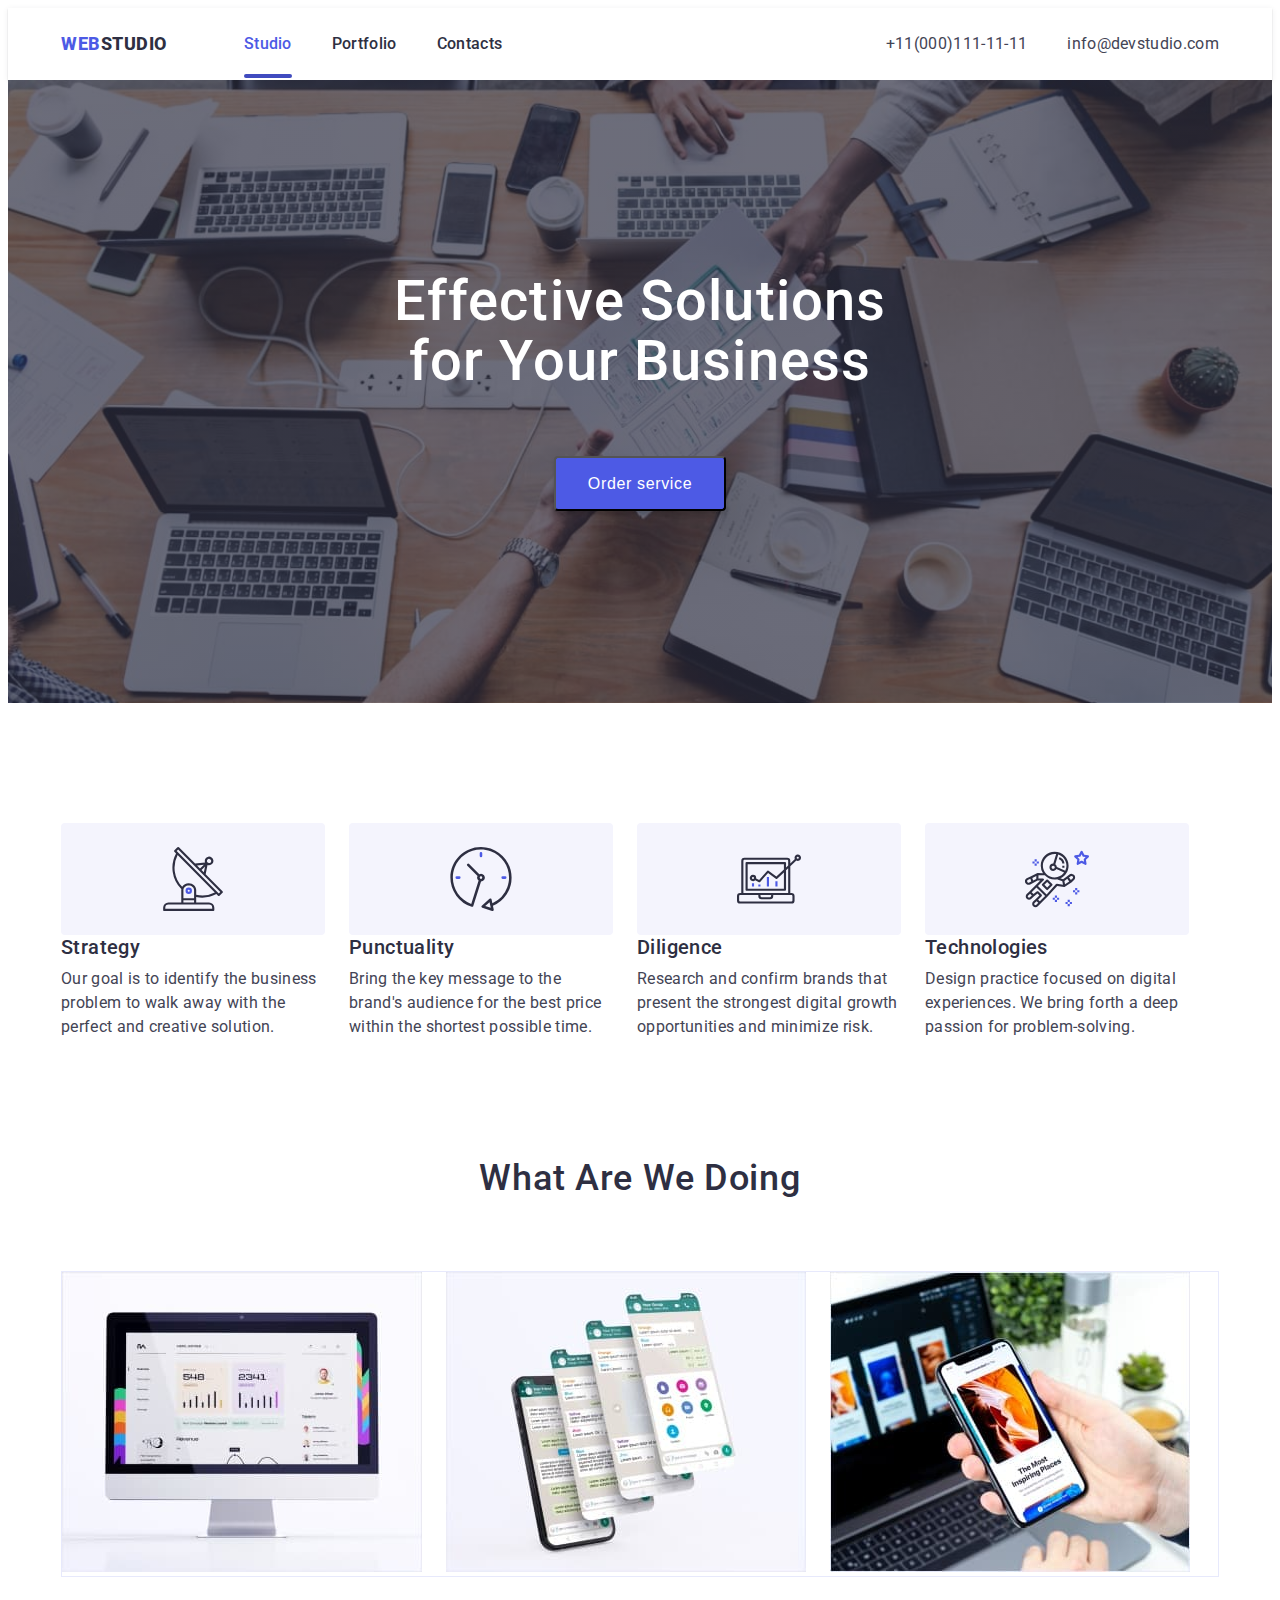
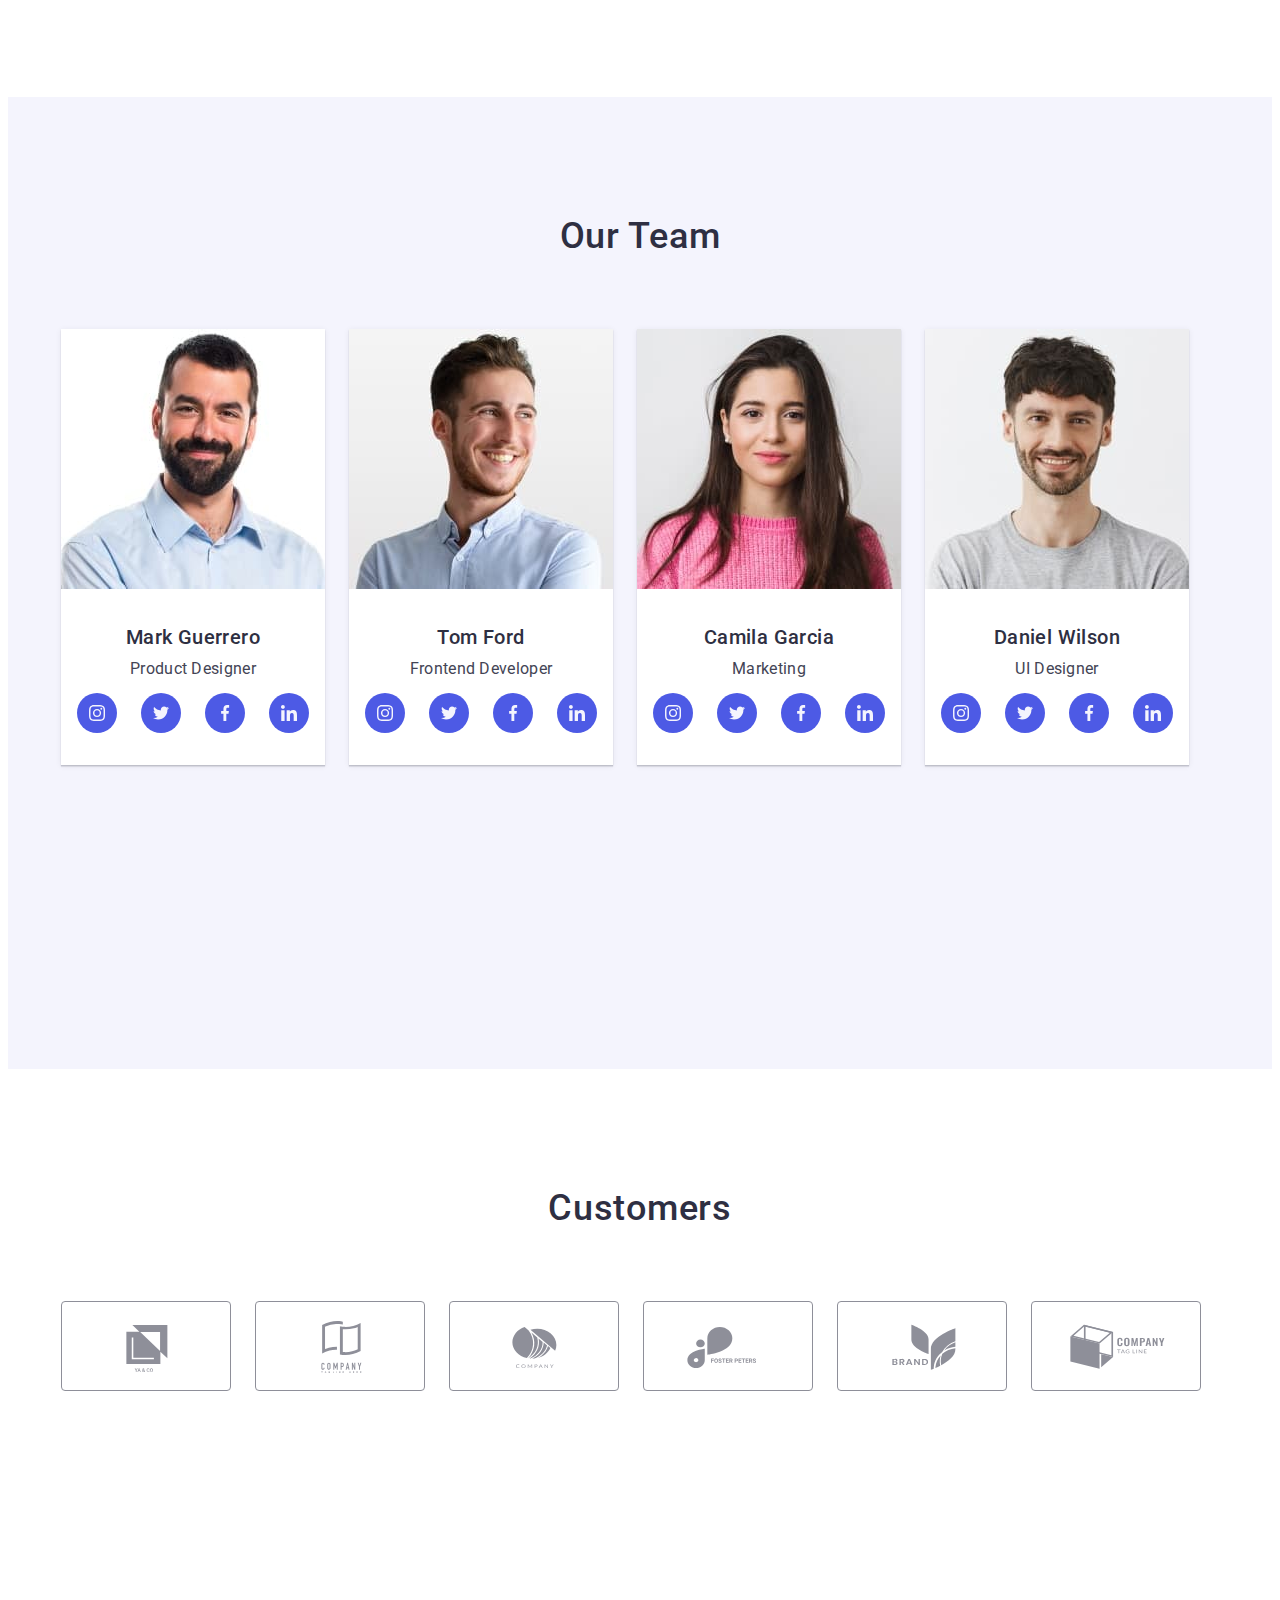
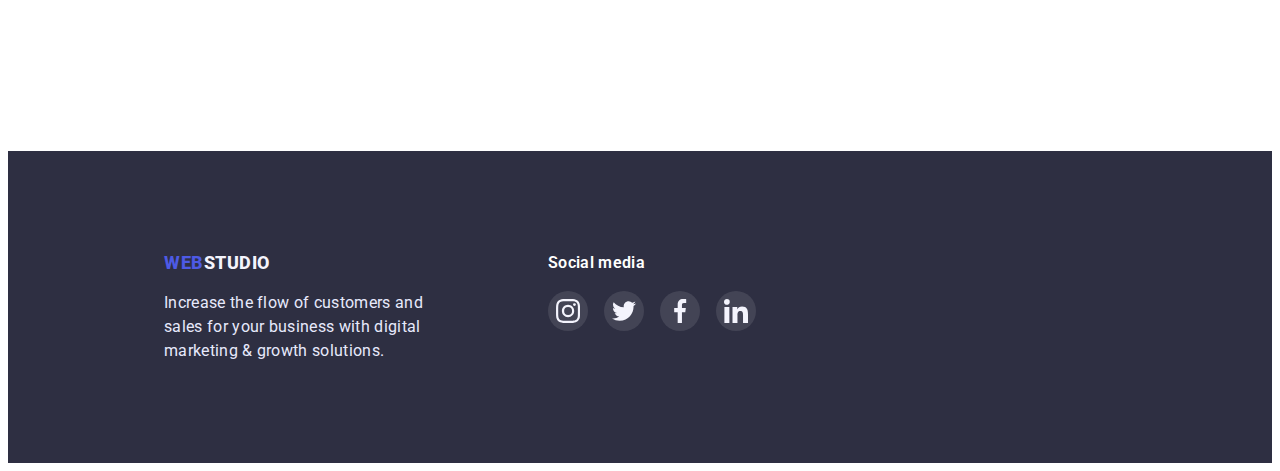
<file: index.html>
<!DOCTYPE html>
<html lang="en">
<head>
    <meta charset="UTF-8">
    <meta http-equiv="X-UA-Compatible" content="IE=edge">
    <meta name="viewport" content="width=device-width, initial-scale=1.0">
    <title>WebStudio</title>
    <link rel="preconnect" href="https://fonts.googleapis.com">
    <link rel="preconnect" href="https://fonts.gstatic.com" crossorigin>
    <link rel="preconnect" href="https://fonts.googleapis.com">
    <link rel="preconnect" href="https://fonts.gstatic.com" crossorigin>
    <link href="https://fonts.googleapis.com/css2?family=Raleway:wght@800&family=Roboto:wght@400;500;700;900&display=swap" rel="stylesheet">
    <link rel="stylesheet" href="https://cdnjs.cloudflare.com/ajax/libs/modern-normalize/1.1.0/modern-normalize.min.css" integrity="sha512-wpPYUAdjBVSE4KJnH1VR1HeZfpl1ub8YT/NKx4PuQ5NmX2tKuGu6U/JRp5y+Y8XG2tV+wKQpNHVUX03MfMFn9Q==" crossorigin="anonymous" referrerpolicy="no-referrer">
    <link rel="stylesheet" href="./css/styles.css">
</head>

<body>
<header>
    <div class="container">
    <nav class="list">
        <a href="https://pavlodr.github.io/goit-markup-hw-05/index.html" class="link">WEB<span class="logo">STUDIO</span></a>
    
    <ul class="spc">
        <li class="spcli">
            <a href="./index.html" class="linkstudio empha">Studio</a>
        </li>
        <li class="spcli">
            <a href="./portfolio.html" class="linkport">Portfolio</a>
        </li>
        <li class="spcli">
            <a href="Contacts" class="linkcont">Contacts</a>
        </li>
    </ul>
    </nav>
    
    <ul class="tm">
        <li class="tmli">
            <a href="tel:+11(000)111-11-11" class="linktelmail">+11(000)111-11-11</a>
        </li>
        <li class="tmli">
            <a href="mailto:info@devstudio.com" class="linktelmail">info@devstudio.com</a>
        </li>
    </ul>

    
    </div>
</header>

<main>
    <section class="top">
        <div class="container">
            <h1 class="toph">Effective Solutions<br>for Your Business </h1>
            <button type="button" data-modal-open>Order service</button>
            
        </div>
    </section>
    
    <section class="services">
        <div class="container">
            <ul class="serv">
            <li class="servli">
                <div class="servikon">
                    <svg class="iconserv"  width="64" height="64">
                        <use href="./images/symbol-defs.svg#antenna"></use>
                    </svg>
                </div> 
                <h3 class="servh">Strategy</h3> 
                <p class="servp">Our goal is to identify the business problem to walk away with the perfect and creative solution.</p>
            </li>
            <li class="servli"> 
                <div class="servikon">
                    <svg class="iconserv" width="64" height="64">
                        <use href="./images/symbol-defs.svg#clock"></use>
                    </svg>
                </div> 
                <h3 class="servh">Punctuality</h3> 
                <p class="servp">Bring the key message to the brand's audience for the best price within the shortest possible time.</p> 
            </li>
            <li class="servli"> 
                <div class="servikon">
                    <svg class="iconserv" width="64" height="64">
                        <use href="./images/symbol-defs.svg#nout"></use>
                    </svg>
                </div> 
                <h3 class="servh">Diligence</h3>
                <p class="servp">Research and confirm brands that present the strongest digital growth opportunities and minimize risk.</p>
            </li>
            <li class="servli"> 
                <div class="servikon">
                    <svg class="iconserv" width="64" height="64">
                        <use href="./images/symbol-defs.svg#astro"></use>
                    </svg>
                </div> 
                <h3 class="servh">Technologies</h3> 
                <p class="servp">Design practice focused on digital experiences. We bring forth a deep passion for problem-solving.</p>
            </li>
        </ul>
        </div>
    </section>

    <section class="rect">
        <div class="container">
            <h2>What are we doing</h2>
        <ul class="rectan">
            <li class="rectanli"> <img src="./images/img5.jpg" alt="laptop" width="360"></li>
            <li class="rectanli"> <img src="./images/img6.jpg" alt="mobile" width="360"></li>
            <li class="rectanli"> <img src="./images/img7.jpg" alt="mobile+laptop" width="360"></li>
        </ul>
        </div>
    </section>

    <section class="team">
    <div class="container">
    <h2>Our Team</h2>
    <ul class="staff">
        <li class="staffli">
            <img src="./images/img1.jpg" alt="Mark Guerrero" width="264">
            <div class="name">
            <h3>Mark Guerrero</h3>
            <p>Product Designer</p>
            <div class="socstaff">
                <ul class="socul">
                    <li class="socli">
                    <a href="/Mark_Guerrero">
                        <svg class="social" width="16" height="16">
                        <use href="./images/symbol-defs.svg#instagram" width="16" height="16"></use>
                        </svg>
                    </a>
                    </li>

                    <li class="socli">
                    <a href="/Mark_Guerrero">
                        <svg class="social" width="16" height="16">
                        <use href="./images/symbol-defs.svg#twitter" width="16" height="16"></use>                        
                        </svg>
                    </a>
                    </li>

                    <li class="socli">
                    <a href="/Mark_Guerrero">
                        <svg class="social" width="16" height="16">
                        <use href="./images/symbol-defs.svg#facebook" width="16" height="16"></use>
                        </svg>
                    </a>
                    </li>

                    <li class="socli">
                    <a href="/Mark_Guerrero">
                        <svg class="social" width="16" height="16">
                        <use href="./images/symbol-defs.svg#linkedin" width="16" height="16"></use>
                        </svg>
                    </a>
                    </li>
                </ul>
            </div> 
            </div>
        </li> 
        

        <li class="staffli">
            <img src="./images/img2.jpg" alt="Tom Ford" width="264">
            <div class="name">
            <h3>Tom Ford</h3>
            <p>Frontend Developer</p>
            <div class="socstaff">
                <ul class="socul">
                    <li class="socli">
                        <a href="/Tom_Ford">
                    <svg class="social" width="16" height="16">
                    <use href="./images/symbol-defs.svg#instagram" width="16" height="16"></use>
                    </svg>
                </a>
                    </li>

                    <li class="socli">
                        <a href="/Tom_Ford">
                            <svg class="social" width="16" height="16">
                            <use href="./images/symbol-defs.svg#twitter" width="16" height="16"></use>                        
                            </svg>
                        </a>
                    </li>

                    <li class="socli">
                        <a href="/Tom_Ford">
                    <svg class="social" width="16" height="16">
                        <use href="./images/symbol-defs.svg#facebook" width="16" height="16"></use>
                    </svg>
                </a>
                    </li>

                    <li class="socli">
                        <a href="/Tom_Ford">
                    <svg class="social" width="16" height="16">
                    <use href="./images/symbol-defs.svg#linkedin" width="16" height="16"></use>
                    </svg>
                </a>
                    </li>
                </ul>
            </div> 
            </div>
        </li>
        

        <li class="staffli">
            <img src="./images/img3.jpg" alt="Camila Garcia" width="264">
            <div class="name">
            <h3>Camila Garcia</h3>
            <p>Marketing</p>
            <div class="socstaff">
                <ul class="socul">
                    <li class="socli">
                        <a href="/Camila_Garcia">
                        <svg class="social" width="16" height="16">
                        <use href="./images/symbol-defs.svg#instagram" width="16" height="16"></use>
                        </svg>
                        </a>
                    </li>

                    <li class="socli">
                        <a href="/Camila_Garcia">
                        <svg class="social" width="16" height="16">
                        <use href="./images/symbol-defs.svg#twitter" width="16" height="16"></use>                        
                        </svg>
                        </a>
                    </li>

                    <li class="socli">
                        <a href="/Camila_Garcia">
                        <svg class="social" width="16" height="16">
                        <use href="./images/symbol-defs.svg#facebook" width="16" height="16"></use>
                        </svg>
                        </a>
                    </li>

                    <li class="socli">
                        <a href="/Camila_Garcia">
                        <svg class="social" width="16" height="16">
                        <use href="./images/symbol-defs.svg#linkedin" width="16" height="16"></use>
                        </svg>
                        </a>
                    </li>
                </ul>
            </div> 
            </div>
        </li> 
        
        <li class="staffli">
            <img src="./images/img4.jpg" alt="Daniel Wilson" width="264">
            <div class="name"> 
            <h3>Daniel Wilson</h3>
            <p>UI Designer</p>
            <div class="socstaff">
                <ul class="socul">
                    <li class="socli">
                        <a href="/Daniel_Wilson">
                        <svg class="social" width="16" height="16">
                        <use href="./images/symbol-defs.svg#instagram" width="16" height="16"></use>
                        </svg>
                        </a>
                    </li>

                    <li class="socli">
                        <a href="/Daniel_Wilson">
                        <svg class="social" width="16" height="16">
                        <use href="./images/symbol-defs.svg#twitter" width="16" height="16"></use>
                        </svg>
                        </a>
                    </li>

                    <li class="socli">
                        <a href="/Daniel_Wilson">
                        <svg class="social" width="16" height="16">
                        <use href="./images/symbol-defs.svg#facebook" width="16" height="16"></use>
                        </svg>
                        </a>
                    </li>

                    <li class="socli">
                        <a href="/Daniel_Wilson">
                        <svg class="social" width="16" height="16">
                        <use href="./images/symbol-defs.svg#linkedin" width="16" height="16"></use>
                        </svg>
                        </a>
                    </li>
                </ul>
            </div> 
            </div>
        </li>
    </ul>
    </div>
    </section>

    <section class="cust">
        <div class="container">
        <h2>customers</h2>
        <ul class="custul">
                <li class="custli">
                <a href="/customers" class="custa">
                    <svg class="custsvg" width="104px" height="56px">
                    <use href="./images/symbol-defs.svg#logo"></use>
                </svg> 
                </a>
            </li>

            <li class="custli" >
                <a href="/customers" class="custa">
                <svg class="custsvg" width="104" height="56">
                    <use href="./images/symbol-defs.svg#logo1"></use>
                </svg>
                </a>
            </li>

            <li class="custli">
                <a href="/customers" class="custa">
                <svg class="custsvg" width="104" height="56">
                    <use href="./images/symbol-defs.svg#logo2"></use>
                </svg>
                </a>
            </li>

            <li class="custli">
                <a href="/customers" class="custa">
                <svg class="custsvg" width="104" height="56">
                    <use href="./images/symbol-defs.svg#logo3"></use>
                </svg>
                </a>
            </li>

            <li class="custli">
                <a href="/customers" class="custa">
                <svg class="custsvg" width="104" height="56">
                    <use href="./images/symbol-defs.svg#logo4"></use>
                </svg>
                </a>
            </li>

            <li class="custli">
                <a href="/customers" class="custa">
                <svg class="custsvg" width="104px" height="56px">
                    <use href="./images/symbol-defs.svg#logo5"></use>
                </svg>
                </a>
            </li>
            
        </ul>
        </div>
    </section>
</main>

    <footer >
        <div class="ft">
            <div class="ftlogo">
            <a href="https://pavlodr.github.io/goit-markup-hw-05/index.html" class="link">WEB<span class="logo">STUDIO</span> </a>
            <p>Increase the flow of customers and sales for your business with digital marketing & growth solutions.</p> 
        </div>
        
        <div class="smft">
            <p>Social media</p>

            <div class="socft">
                <ul class="socftul">
                    <li class="socftli">
                        <a href="studio">
                        <svg class="social" width="24" height="24">
                        <use href="./images/symbol-defs.svg#instagram"></use>
                        </svg>
                        </a>
                    </li>

                    <li class="socftli">
                        <a href="studio">
                        <svg class="social" width="24" height="24">
                        <use href="./images/symbol-defs.svg#twitter"></use>
                        </svg>
                        </a>
                    </li>

                    <li class="socftli">
                        <a href="studio">
                        <svg class="social" width="24" height="24">
                        <use href="./images/symbol-defs.svg#facebook"></use>
                        </svg>
                        </a>
                    </li>

                    <li class="socftli">
                        <a href="studio">
                        <svg class="social" width="24" height="24">
                        <use href="./images/symbol-defs.svg#linkedin"></use>
                        </svg>
                        </a>
                    </li>
                </ul>
            </div> 
        </div>
        </div>
    </footer>
    
    <div class="backdrop is-hidden" data-modal>
                <div class="modal">
                    <p></p>
                    <button type="button" data-modal-close class="modal-close-btn">
                        <svg class="btnclsvg" width="10px" height="10px">
                            <use href="./images/symbol-defs.svg#Vector"></use>
                        </svg>
                    </button>
                </div>
            </div>
    <script src="./js/modal.js"></script>
</body>
    
</html>
</file>
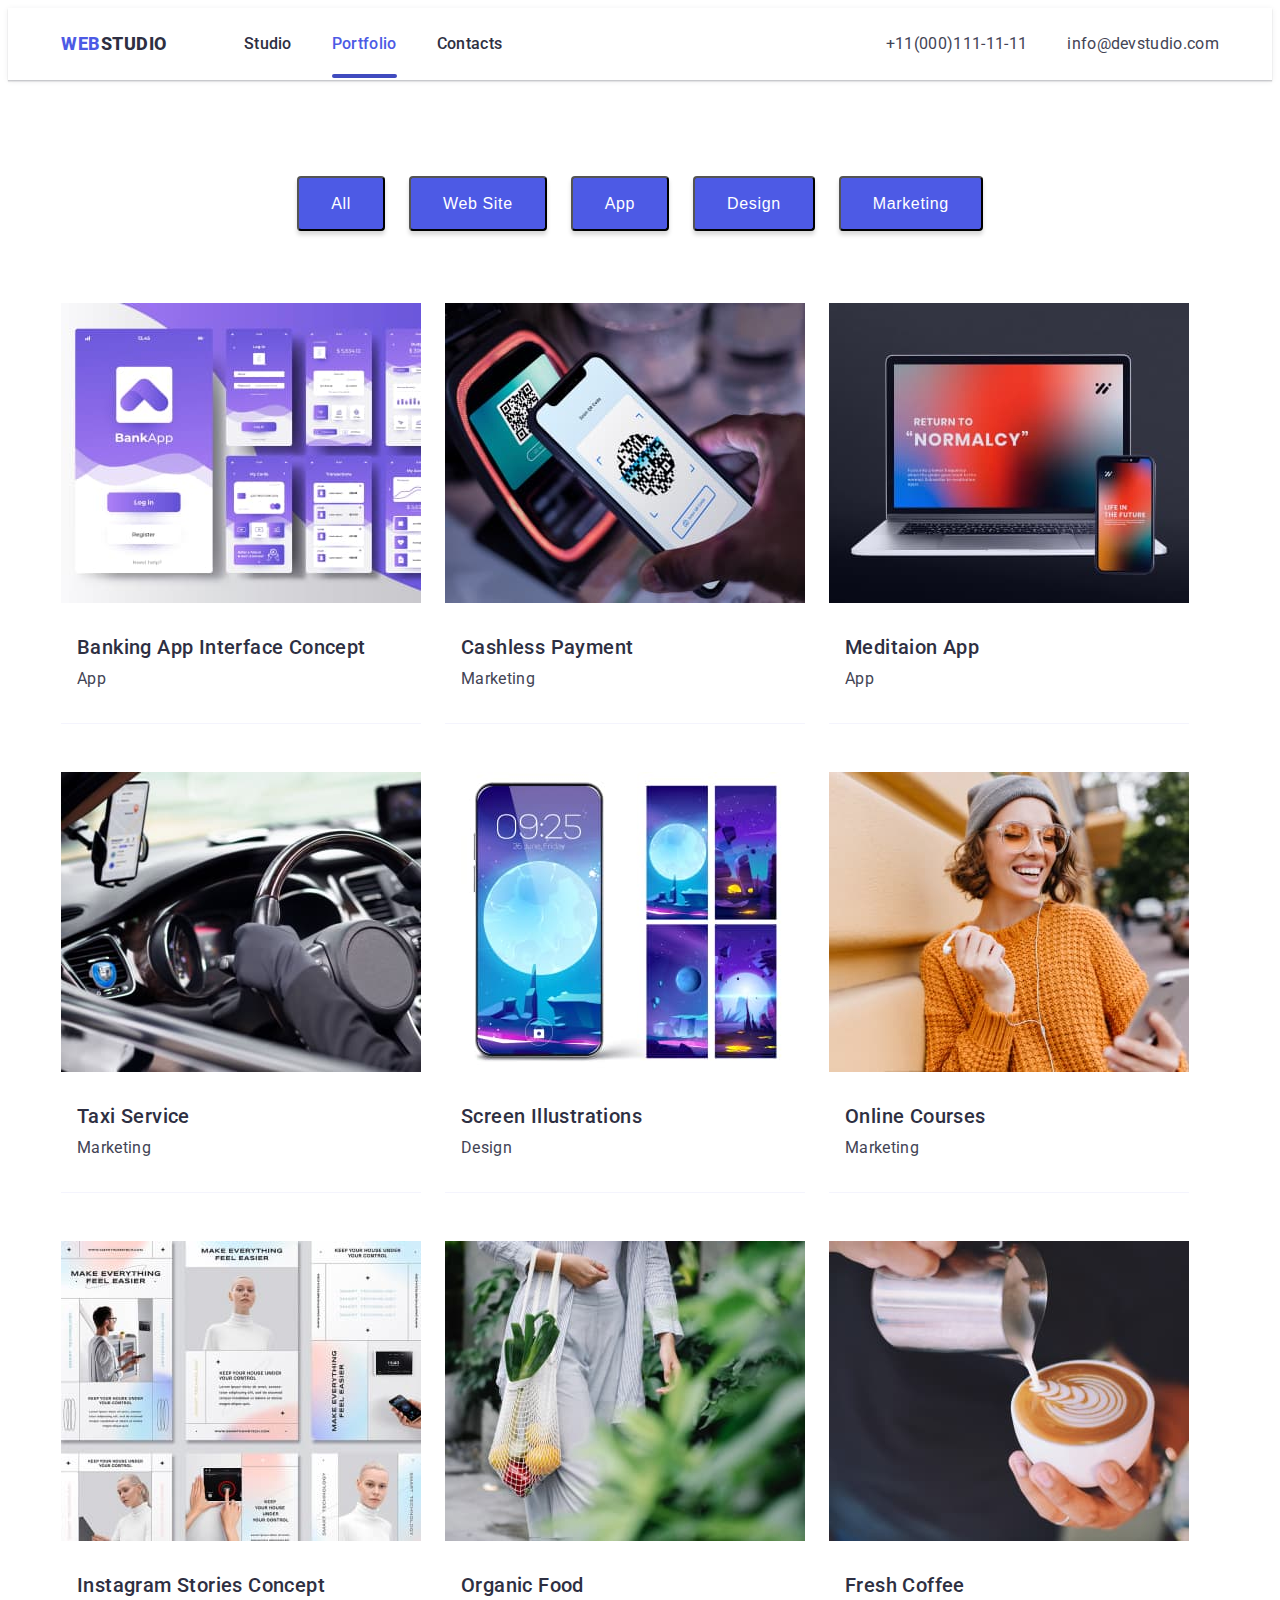
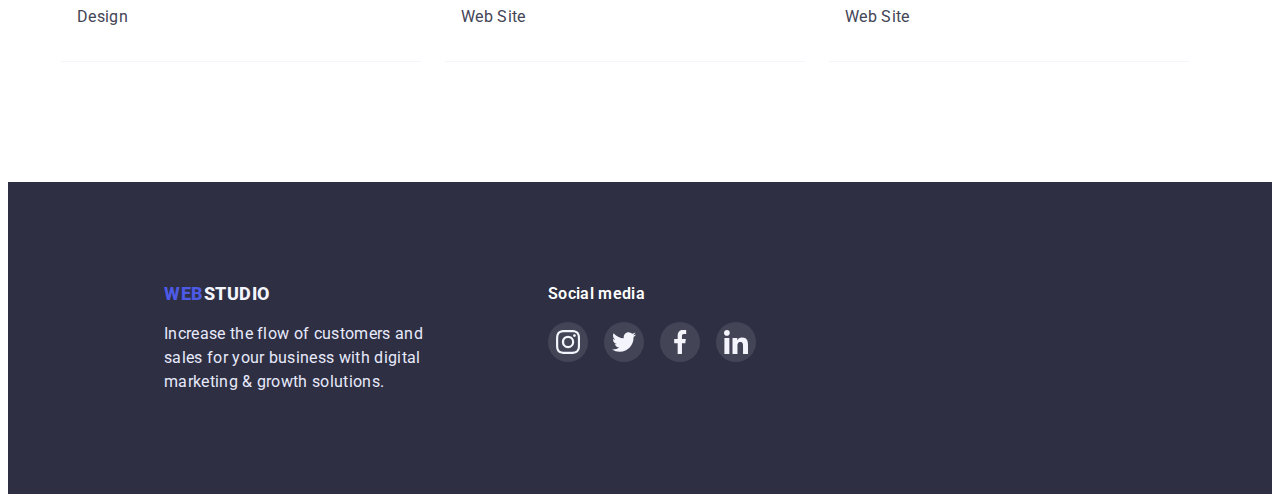
<file: portfolio.html>
<!DOCTYPE html>
<html lang="en">
<head>
    <meta charset="UTF-8">
    <meta http-equiv="X-UA-Compatible" content="IE=edge">
    <meta name="viewport" content="width=device-width, initial-scale=1.0">
    <title>Portfolio</title>
    <link rel="preconnect" href="https://fonts.googleapis.com">
    <link rel="preconnect" href="https://fonts.gstatic.com" crossorigin>
    <link rel="preconnect" href="https://fonts.googleapis.com">
    <link rel="preconnect" href="https://fonts.gstatic.com" crossorigin>
    <link href="https://fonts.googleapis.com/css2?family=Raleway:wght@800&family=Roboto:wght@400;500;700;900&display=swap" rel="stylesheet">
    <link rel="stylesheet" href="https://cdnjs.cloudflare.com/ajax/libs/modern-normalize/1.1.0/modern-normalize.min.css" integrity="sha512-wpPYUAdjBVSE4KJnH1VR1HeZfpl1ub8YT/NKx4PuQ5NmX2tKuGu6U/JRp5y+Y8XG2tV+wKQpNHVUX03MfMFn9Q==" crossorigin="anonymous" referrerpolicy="no-referrer">    
    <link rel="stylesheet" href="./css/styles.css">
</head>

<body>
<header>
    <div class="container">
        <nav class="list">
            <a href="https://pavlodr.github.io/goit-markup-hw-05/index.html" class="link">WEB<span class="logo">STUDIO</span></a>
        
        <ul class="spc">
            <li class="spcli">
                <a href="./index.html" class="linkstudio">Studio</a>
            </li>
            <li class="spcli">
                <a href="./portfolio.html" class="linkport empha">Portfolio</a>
            </li>
            <li class="spcli">
                <a href="Contacts" class="linkcont">Contacts</a>
            </li>
        </ul>
        </nav>
        
        <ul class="tm">
            <li class="tmli"> 
                <a href="tel:+11(000)111-11-11" class="linktelmail">+11(000)111-11-11</a>
            </li>
            <li class="tmli">
                <a href="mailto:info@devstudio.com" class="linktelmail">info@devstudio.com</a>
            </li>
        </ul>
    </div>
</header>

<main>
    
    <section>
        <div class="container">
        <ul class="portflink">
            <li class="portfli"> 
                <button type="button">All</button>
            </li>
            <li class="portfli"> 
                <button type="button">Web Site</button>
            </li>
            <li class="portfli"> 
                <button type="button">App</button>
            </li>
            <li class="portfli">
                <button type="button">Design</button>
            </li>
            <li class="portfli"> 
                <button type="button">Marketing</button>
            </li>
        </ul>
        </div>
    </section>
    
    <section>
        <div class="container">
            <ul class="picture">
            <li class="img"> 
                <div class="box">
                    <img src="./images/img8.jpg" alt="Screens" width="360">
                <div class="overlay">
                    <p>
                        14 Stylish and User-Friendly App Design Concepts · Task Manager App · Calorie Tracker App · Exotic Fruit Ecommerce App ·
                        Cloud Storage App
                    </p>
                </div>
                </div>
                <h3 class="img-head">Banking App Interface Concept</h3> 
                <p class="img-p">App</p>
            </li>
            <li class="img"> 
                <div class="box">
                   <img src="./images/img9.jpg" alt="Bluescreen" width="360">
                <div class="overlay">
                    <p>
                        14 Stylish and User-Friendly App Design Concepts · Task Manager App · Calorie Tracker App · Exotic Fruit Ecommerce
                        App ·
                        Cloud Storage App
                    </p>
                </div>
                </div>
                <h3 class="img-head">Cashless Payment</h3> 
                <p class="img-p">Marketing</p>
            </li>
            <li class="img"> 
                <div class="box">
                <img src="./images/img91.jpg" alt="laptop+mob" width="360">
                <div class="overlay">
                    <p>
                        14 Stylish and User-Friendly App Design Concepts · Task Manager App · Calorie Tracker App · Exotic Fruit Ecommerce
                        App ·
                        Cloud Storage App
                    </p>
                </div>
                </div>
                <h3 class="img-head">Meditaion App</h3> 
                <p class="img-p">App</p>
            </li>
            <li class="img"> 
                <div class="box">
                    <img src="./images/img92.jpg" alt="Driver" width="360">
                    <div class="overlay">
                        <p>
                            14 Stylish and User-Friendly App Design Concepts · Task Manager App · Calorie Tracker App · Exotic Fruit Ecommerce
                            App ·
                            Cloud Storage App
                        </p>
                    </div>
                </div>
                <h3 class="img-head">Taxi Service</h3> 
                <p class="img-p">Marketing</p>
            </li>
            <li class="img">
                <div class="box">
                    <img src="./images/img93.jpg" alt="Illustrations" width="360">
                    <div class="overlay">
                        <p>
                            14 Stylish and User-Friendly App Design Concepts · Task Manager App · Calorie Tracker App · Exotic Fruit Ecommerce
                            App ·
                            Cloud Storage App
                        </p>
                    </div>
                </div>
                <h3 class="img-head">Screen Illustrations</h3> 
                <p class="img-p">Design</p>
            </li>
            <li class="img"> 
                <div class="box">
                    <img src="./images/img94.jpg" alt="Girl" width="360">
                    <div class="overlay">
                        <p>
                            14 Stylish and User-Friendly App Design Concepts · Task Manager App · Calorie Tracker App · Exotic Fruit Ecommerce
                            App ·
                            Cloud Storage App
                        </p>
                    </div>
                </div>
                <h3 class="img-head">Online Courses</h3> 
                <p class="img-p">Marketing</p>
            </li>
            <li class="img"> 
                <div class="box">
                    <img src="./images/img95.jpg" alt="Instagram" width="360">
                    <div class="overlay">
                        <p>
                            14 Stylish and User-Friendly App Design Concepts · Task Manager App · Calorie Tracker App · Exotic Fruit Ecommerce
                            App ·
                            Cloud Storage App
                        </p>
                    </div>
                </div>
                <h3 class="img-head">Instagram Stories Concept</h3> 
                <p class="img-p">Design</p>
            </li>
            <li class="img"> 
                <div class="box">
                    <img src="./images/img96.jpg" alt="Fructs" width="360">
                    <div class="overlay">
                        <p>
                            14 Stylish and User-Friendly App Design Concepts · Task Manager App · Calorie Tracker App · Exotic Fruit Ecommerce
                            App ·
                            Cloud Storage App
                        </p>
                    </div>
                </div>    
                <h3 class="img-head">Organic Food</h3> 
                <p class="img-p">Web Site</p>
            </li>
            <li class="img"> 
                <div class="box">
                    <img src="./images/img97.jpg" alt="Capuchino" width="360">
                    <div class="overlay">
                        <p>
                            14 Stylish and User-Friendly App Design Concepts · Task Manager App · Calorie Tracker App · Exotic Fruit Ecommerce
                            App ·
                            Cloud Storage App
                        </p>
                    </div>
                </div>
                <h3 class="img-head">Fresh Coffee</h3> 
                <p class="img-p">Web Site</p>
            </li>
        </ul>
        </div>
    </section>
</main>

    <footer>
        <div class="ft">
            <div class="ftlogo">
            <a href="https://pavlodr.github.io/goit-markup-hw-05/index.html" class="link">WEB<span class="logo">STUDIO</span> </a>
            <p>Increase the flow of customers and sales for your business with digital marketing & growth solutions.</p> 
        </div>
        
        <div class="smft">
            <p>Social media</p>

            <div class="socft">
                <ul class="socftul">
                    <li class="socftli">
                        <a href="studio">
                        <svg class="social" width="24" height="24">
                        <use href="./images/symbol-defs.svg#instagram"></use>
                        </svg>
                        </a>
                    </li>

                    <li class="socftli">
                        <a href="studio">
                        <svg class="social" width="24" height="24">
                        <use href="./images/symbol-defs.svg#twitter"></use>
                        </svg>
                        </a>
                    </li>

                    <li class="socftli">
                        <a href="studio">
                        <svg class="social" width="24" height="24">
                        <use href="./images/symbol-defs.svg#facebook"></use>
                        </svg>
                        </a>
                    </li>

                    <li class="socftli">
                        <a href="studio">
                        <svg class="social" width="24" height="24">
                        <use href="./images/symbol-defs.svg#linkedin"></use>
                        </svg>
                        </a>
                    </li>
                </ul>
            </div> 
        </div>
        </div>
    </footer>

</body>
    
</html>
</file>
<file: css/styles.css>
:root {
    --picture-gap: 24px;
}
body {
        font-family: "Roboto", "sans-serif";
    }

    ul {
        list-style: none;
        margin: 0;
        padding-left: 0;
    }
    
    h1, 
    h2, 
    h3, 
    h4, 
    h5, 
    h6, 
    p,
    li {
        margin: 0;
    }
    

    .container {
        width: 1158px;
        padding-left: 15px;
        padding-right: 15px;
        margin: 0 auto;
    }
    header {
        display: flex;
        box-shadow: 0px 2px 1px rgba(46, 47, 66, 0.08), 0px 1px 1px rgba(46, 47, 66, 0.16), 0px 1px 6px rgba(46, 47, 66, 0.08);
        }

    header .container {
        display: flex;
    }

    .list,
    .spc,
    .tm {
        display: flex;
        align-items: center;
        padding: 0;
        margin: 0;
    }

    .list {
        display: flex;
    }

    .spc .spcli+.spcli {
        margin-left: 40px;
    }

    
    .tm {
        display: flex;
        /* gap: 40px; */
        margin-left: auto;

    }

    .tm .tmli+.tmli {
        margin-left: 40px;
    }

    .link {
        text-decoration: none;
            
        font-weight: 800;
        font-size: 18px;
        line-height: 1.33;
        
        letter-spacing: 0.03em;
    
        color: #4D5AE5;
        padding-top: 24px;
        padding-bottom: 24px;
    }

    .logo {
        text-decoration: none;

        font-weight: 800;
        font-size: 18px;
        line-height: 1.33;

        letter-spacing: 0.03em;

        color: #2E2F42;
        padding-top: 24px;
        padding-bottom: 24px;
        margin-right: 77px;
    }

    .linkstudio,
    .linkport,
    .linkcont {
        position: relative;
        text-decoration: none;

        font-weight: 500;
        font-size: 16px;
        line-height: 1.50;

        letter-spacing: 0.02em;

        color: #2E2F42;
        padding: 24px 0;
    }

    .linkstudio:hover, 
    .linkstudio:focus,
    .linkport:hover, 
    .linkport:focus,
    .linkcont:hover, 
    .linkcont:focus {
        padding: 24px 0;
        text-decoration: none;

        font-weight: 500;
        font-size: 16px;
        line-height: 1.50;

        letter-spacing: 0.02em;
        color: #4D5AE5;
        transition: opacity 250ms cubic-bezier(0.4, 0, 0.2, 1), opacity 250ms cubic-bezier(0.4, 0, 0.2, 1);
    }

    .empha {
        color: #4D5AE5
    }
       
    .empha::after {
        content:"";
        display: block;
        position: absolute;
        bottom: -1px;
        width: 100%;
        height: 4px;
        background-color: #404BBF;
        border-radius: 2px;
        
    }

    .linktelmail {
        margin-right: 0 auto;
        text-decoration: none;
        padding: 24px, 0;
        font-weight: 400;
        font-size: 16px;
        line-height: 1.50;

        letter-spacing: 0.02em;

        color: #434455;

    }

    .linktelmail:hover, 
    .linktelmail:focus {
        text-decoration: none;

        font-weight: 400;
        font-size: 16px;
        line-height: 1.50;

        letter-spacing: 0.02em;
        color: #4D5AE5;
        transition: opacity 250ms cubic-bezier(0.4, 0, 0.2, 1), opacity 250ms cubic-bezier(0.4, 0, 0.2, 1);
    }
        
    .container > button {
        display: flex;
        
    }
    .top {
        background-image: linear-gradient(rgba(46, 47, 66, 0.7), rgba(46, 47, 66, 0.7)), url(../images/people.jpg);
        background-color: #2E2F42;
        background-position: center;
        background-size: cover;
        padding-top: 192px;
        padding-bottom: 192px;
        max-width: 1600px;
        margin-left: auto;
        margin-right: auto;
    }
    
    .toph {
        flex-direction: column;
        display: flex;
        font-weight: 500;
        font-size: 56px;
        line-height: 1.07;

        text-align: center;
        letter-spacing: 0.02em;

        align-items: center;
        color: #FFFFFF;

        margin-bottom: 64px;
    }

    .top button {
        display: block;
        margin: 0 auto;
        margin-top: 64px; 
        cursor: pointer;
        padding: 16px 32px;
        gap: 10px;

        background-color: #4D5AE5;
        box-shadow: 0px 4px 4px rgba(0, 0, 0, 0.15);
        border-radius: 4px;

        font-weight: 500;
        font-size: 16px;
        line-height: 1.19;

        letter-spacing: 0.04em;

        color: #FFFFFF;
    }

    .top button:hover, 
    .top button:focus {
        flex-direction: column;
        display: flex;
        align-items: center;
        margin-top: 64px;
        background-color: #404BBF;
        box-shadow: 0px 1px 6px rgba(46, 47, 66, 0.08), 0px 1px 1px rgba(46, 47, 66, 0.16), 0px 2px 1px rgba(46, 47, 66, 0.08);
        border-radius: 4px;

        font-weight: 500;
        font-size: 16px;
        line-height: 1.19;

        letter-spacing: 0.04em;

        color: #FFFFFF;
        box-shadow: inset 0px 0px 12px rgba(0, 0, 0, 0.05);
        transition: opacity 250ms cubic-bezier(0.4, 0, 0.2, 1), opacity 250ms cubic-bezier(0.4, 0, 0.2, 1);
    }

    .backdrop {
        position: fixed;
        top: 0;
        left: 0;
        width: 100%;
        height: 100%;
        background-color: rgba(46, 47, 66, 0.4); 
        transition: opacity 250ms cubic-bezier(0.4, 0, 0.2, 1), opacity 250ms cubic-bezier(0.4, 0, 0.2, 1);
        visibility: ;       
    }
    .backdrop.is-hidden {
        opacity: 0;
        pointer-events: none;
    }
    
    .modal {
        position: absolute;
        left: 50%;
        top: 50%;
        width: 408px;
        height: 576px;
        background-color: #FCFCFC;
        box-shadow: rgba(46, 47, 66, 1);
        border-radius: 4px;

        opacity: 1;
        transition: opacity 250ms cubic-bezier(0.4, 0, 0.2, 1), opacity 250ms cubic-bezier(0.4, 0, 0.2, 1);

        max-width: 408px;
        transform: translate(-50%, -50%) scale(1);
    }

    .modal-close-btn {
        display: flex;
        position: absolute;
        box-sizing: border-box;
        width: 24px;
        height: 24px;
        padding: 0;
        top: 24px;
        right: 24px;
        border-radius: 50%;
        cursor: pointer;
        
        background: #E7E9FC;
        border: 1px solid rgba(0, 0, 0, 0.1);

        justify-content: center;
        align-items: center;
    }

    .modal-close-btn:hover,
    .modal-close-btn:focus {
        display: flex;
        position: absolute;
        box-sizing: border-box;
        width: 24px;
        height: 24px;
        padding: 0;
        top: 24px;
        right: 24px;
        border-radius: 50%;
        cursor: pointer;
        
        border: 1px solid rgba(0, 0, 0, 0.1);

        justify-content: center;
        align-items: center;

        background: #404BBF;
        fill: rgba(244, 244, 253, 1);
    }
    .services {
        padding-top: 120px;
        padding-bottom: 120px;
    }
    .serv {
        display: flex;
        margin: 0;
        padding: 0;
    }

    .servikon {
        display: flex;
        width: 264px;
        height: 112px;
        background-color: #F4F4FD;
        border-radius: 4px;
        align-items: center;
        justify-content: center;
    }

    .iconserv:hover,
    .iconserv:focus {
        border: 1px solid #4D5AE5;
        border-radius: 4px;
        transition: opacity 250ms cubic-bezier(0.4, 0, 0.2, 1), opacity 250ms cubic-bezier(0.4, 0, 0.2, 1);
    }

    .serv .servli+.servli {
        margin-left: 24px;
    }
    
    .services .servh {
        margin: 0;
        width: 264px;
        height: 24px;
        
        font-weight: 500;
        font-size: 20px;
        line-height: 1.20;

        letter-spacing: 0.02em;

        color: #2E2F42;
    }

    .services .servp {
        margin-top: 8px;
        width: 264px;
        height: 72px;
        font-weight: 400;
        font-size: 16px;
        line-height: 1.50;

        letter-spacing: 0.02em;

        color: #434455;
    }
    
    
    .rect {
        padding-bottom: 120px;
    }
    .rect h2 {
        margin-bottom: 72px;
        text-align: center;
        font-weight: 500;
        font-size: 36px;
        line-height: 1.11;
        
        letter-spacing: 0.02em;

        text-transform: capitalize;
        color: #2E2F42;
    }

    .rectan {
        display: flex;
        padding: 0;
        margin: 0;
        box-sizing: border-box;
        /* background-color: linear-gradient(0deg, rgba(77, 90, 229, 0.1), rgba(77, 90, 229, 0.1)), url(2368.jpg); */
        background-blend-mode: soft-light, normal;
        border: 1px solid #E7E9FC;
    }

    .rectan .rectanli+.rectanli {
        margin-left: 24px;
    }

    .team {
        height: 732px;
        background-color: #F4F4FD;
        padding-top: 120px;
        padding-bottom: 120px;
        
    }
    .team h2 {
        margin: 0;
        text-align: center;
        font-weight: 500;
        font-size: 36px;
        line-height: 1.11;
        
        letter-spacing: 0.02em;

        text-transform: capitalize;
        color: #2E2F42;
        margin-bottom: 72px;
    }

    .staff {
        display: flex;

    }
    .staff > .staffli {
        background-color: #FFFFFF;
        box-shadow: 0px 1px 6px rgba(46, 47, 66, 0.08), 0px 1px 1px rgba(46, 47, 66, 0.16), 0px 2px 1px rgba(46, 47, 66, 0.08);
    }
    .staff > .staffli+.staffli {
        margin-left: 24px;
    }

    .name {
        padding: 32px 16px;
    }
    .staff h3 {
        margin: 0;
        text-align: center;
        font-weight: 500;
        font-size: 20px;
        line-height: 1.20;
        letter-spacing: 0.02em;

        color: #2E2F42;

        margin-bottom: 8px;
    }

    .socstaff {
        display: flex;
        margin: 0;
        padding: 0;
        margin-top: 12px;
    }
    .socul {
        display: flex;
        margin: 0;
        padding: 0;
    }

    .socli {
        

        margin-right: 24px;
        
    }

    .socli a {
        display: flex;
        margin: 0;
        width: 40px;
        height: 40px;
        background-color: #4D5AE5;
        border-radius: 50%;
        align-items: center;
        justify-content: center;
    }
    .socli:last-child {
        margin-right: 0px;
    }

    .socli a:hover,
    .socli a:focus {
        background-color: #31D0AA;
        transition: opacity 250ms cubic-bezier(0.4, 0, 0.2, 1);
    }


    .staff p {
        margin: 0;
        text-align: center;
        font-weight: 400;
        font-size: 16px;
        line-height: 1.50;
        letter-spacing: 0.02em;

        color: #434455;
    }

    .cust {
        height: 442px;
        background-color: #FFFFFF;
        padding-top: 120px;
        padding-bottom: 120px;
    }
    
    .cust h2 {
        margin-bottom: 72px;
        text-align: center;
        font-weight: 500;
        font-size: 36px;
        line-height: 1.11;
        
        letter-spacing: 0.02em;

        text-transform: capitalize;
        color: #2E2F42;
    }

    .custul {
        display: flex;
        margin: 0;
        padding: 0;
    }
    
    .custul .custli+.custli {
        margin-left: 24px;
    }
    
    .custa {
        display: flex;
        margin: 0;
        padding: 0;
        width: 168px;
        height: 88px;     
        border: 1px solid #8E8F99;
        border-radius: 4px;
        justify-content: center;
        align-items: center;
    }

    .custa:hover,
    .custa:focus {
        display: flex;
        margin: 0;
        padding: 0;
        width: 168px;
        height: 88px;     
        border: 1px solid #4D5AE5;   
        transition: opacity 250ms cubic-bezier(0.4, 0, 0.2, 1), opacity 250ms cubic-bezier(0.4, 0, 0.2, 1);     
    }
    .custsvg {
        fill: #8E8F99;
    }

    .custsvg:hover,
    .custsvg:focus {
        fill: #4D5AE5;
        transition: opacity 250ms cubic-bezier(0.4, 0, 0.2, 1), opacity 250ms cubic-bezier(0.4, 0, 0.2, 1);
    }

    footer {
        background-color: #2E2F42;
        padding-top: 100px;
        padding-bottom: 100px;
        padding-left: 156px;
    }

    .ft {
        display: flex;
        margin: 0;
        padding: 0;
    }

    .ftlogo .link {
        width: 115px;
        color: #4D5AE5;
        
        margin-bottom: 16px;
    }
    .ftlogo .logo {
        width: 115px;
        color: #F4F4FD;
    }

    .ftlogo p {
        margin-top: 16px;
        width: 264px;
        font-weight: 400;
        font-size: 16px;
        line-height: 1.50;
        
        letter-spacing: 0.02em;
        
        color: #E7E9FC;
    }

    .smft {
        display: flexbox;
        margin: 0;
        padding: 0;
        margin-left: 120px;

    }
    .smft p {
        margin: 0;
        padding: 0;
        font-weight: 600;
        font-size: 16px;
        line-height: 1.5;

        letter-spacing: 0.02em;
        color: #FFFFFF;
        margin-bottom: 16px;
    }

    .socft {
        display: flex;
        margin: 0;
        padding: 0;
    }

    .socftul {
        display: flex;
        margin: 0;
        padding: 0;
    }

    .socftli {
        margin-right: 16px;
    }

    .socftli a {
        display: flex;
        margin: 0;
        padding: 0;
        width: 40px;
        height: 40px;
        background-color: rgba(255, 255, 255, 0.1);
        border-radius: 50%;
        
        align-items: center;
        justify-content: center;
    }

    .socftli a:hover,
    .socftli a:focus {
        background-color: #31D0AA;
        transition: opacity 250ms cubic-bezier(0.4, 0, 0.2, 1), opacity 250ms cubic-bezier(0.4, 0, 0.2, 1);
    }


    .container > .portflink {
        display: flex;
        margin-top: 96px;
        justify-content: center;
    } 
    .portflink > .portfli+.portfli {
        margin-left: 24px;
    }
    .portflink button {
        padding: 16px 32px;
        gap: 10px;

        background-color: #4D5AE5;
        box-shadow: 0px 4px 4px rgba(0, 0, 0, 0.15);
        border-radius: 4px;

        font-weight: 500;
        font-size: 16px;
        line-height: 1.19;

        display: flex;
        align-items: center;
        letter-spacing: 0.04em;

        color: #FFFFFF;
    }

    .portflink button:hover,
    .portflink button:focus {
        cursor: pointer;
        background-color: #404BBF;
        box-shadow: 0px 1px 6px rgba(46, 47, 66, 0.08), 0px 1px 1px rgba(46, 47, 66, 0.16), 0px 2px 1px rgba(46, 47, 66, 0.08);
        border-radius: 4px;

        font-weight: 500;
        font-size: 16px;
        line-height: 1.19;

        display: flex;
        align-items: center;
        letter-spacing: 0.04em;

        color: #FFFFFF;
        box-shadow: inset 0px 0px 12px rgba(0, 0, 0, 0.05);
        transition: opacity 250ms cubic-bezier(0.4, 0, 0.2, 1), opacity 250ms cubic-bezier(0.4, 0, 0.2, 1);
    }
    
    .picture {
        display: flex;
        padding-top: 72px;
        padding-bottom: 120px;
       
        flex-wrap: wrap;
    }
    
    .img {
        margin-right: 24px;
        margin-bottom: 48px;
        width: 360px;
        display: block;
        max-width: 100%;
        height: 420px;
        border-bottom: 0.5px solid #F4F4FD;
    }

    .img:nth-child(3n) {
        margin-right: 0;
    }

    .img:nth-last-child(-n+3) {
        margin-bottom: 0;
    }

    .img:hover,
    .img:focus {
        box-shadow: 0px 1px 6px rgba(46, 47, 66, 0.08), 0px 1px 1px rgba(46, 47, 66, 0.16), 0px 2px 1px rgba(46, 47, 66, 0.08);
        cursor: pointer;
        transition: opacity 250ms cubic-bezier(0.4, 0, 0.2, 1), opacity 250ms cubic-bezier(0.4, 0, 0.2, 1);
    }

    .box {
        position: relative;
        width: 360px;
        height: 300px;
        margin-left: auto;
        margin-right: auto;
        
        overflow: hidden;
    }

    .img:hover .overlay {
        transform: translateY(0%);
        cursor: pointer;
    }

    .overlay {
        position: absolute;
        bottom: 0;
        left: 0;
        width: 100%;
        height: 100%;
        background-color: rgba(77, 90, 229, 1);
        transform: translatey(100%);
        transition: transform 250ms cubic-bezier(0.4, 0, 0.2, 1), opacity 250ms cubic-bezier(0.4, 0, 0.2, 1);
        opacity: 1;
    }

    .overlay p {
        position: absolute;
        width: 296px;
        height: 96px;
        left: 32px;
        top: 40px;

        font-family: 'Roboto';
        font-style: normal;
        font-weight: 400;
        font-size: 16px;
        line-height: 1.5;

        letter-spacing: 0.02em;

        color: #F4F4FD;
    }

    .picture img {
        display: flex;
        width: 360px;
        height: 300px;
        
        background-color: linear-gradient(0deg, rgba(77, 90, 229, 0.1), rgba(77, 90, 229, 0.1)), url(4074365);
        background-blend-mode: soft-light, normal;
        mix-blend-mode: normal;
        box-shadow: 0px 1px 6px rgba(46, 47, 66, 0.08);
    }
      
    .img-head {
        width: 291px;
        height: 24px;

        font-weight: 500;
        font-size: 20px;
        line-height: 1.20;
        
        letter-spacing: 0.02em;

        color: #2E2F42;
        margin-top: 32px;
        margin-left: 16px;
    }

    .img-p {
        width: 75px;
        height: 24px;

        font-weight: 400;
        font-size: 16px;
        line-height: 1.50;

        letter-spacing: 0.02em;

        color: #434455;
        margin-top: 8px;
        margin-left: 16px;
    }
</file>
